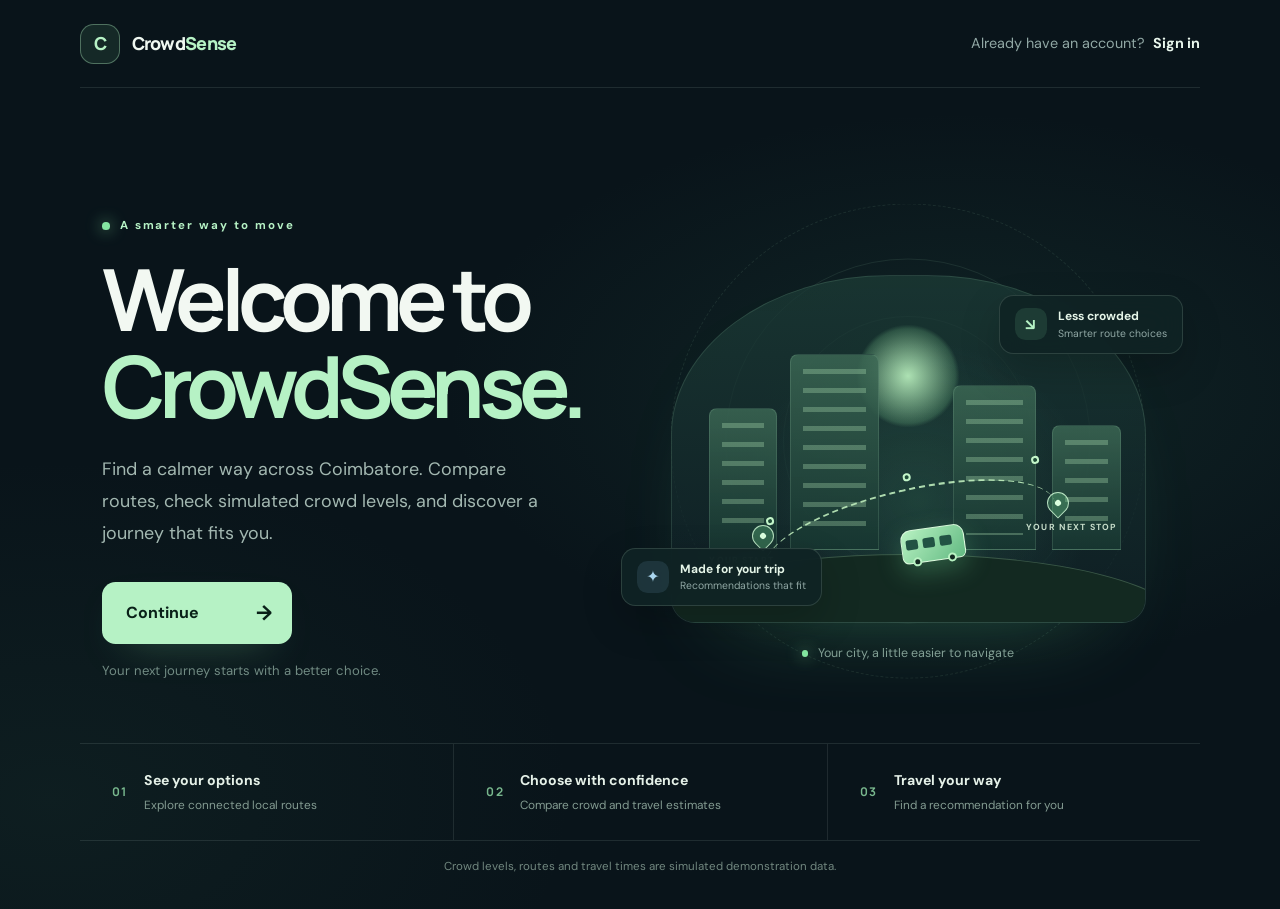
<file: frontend/index.html>
<!DOCTYPE html>
<html lang="en">
<head>
    <meta charset="UTF-8">
    <meta name="viewport" content="width=device-width, initial-scale=1.0">
    <meta name="theme-color" content="#09141a">
    <title>CrowdSense | Travel with a little more sense</title>
    <link rel="preconnect" href="https://fonts.googleapis.com">
    <link rel="preconnect" href="https://fonts.gstatic.com" crossorigin>
    <link href="https://fonts.googleapis.com/css2?family=DM+Sans:wght@400;500;600;700&family=Manrope:wght@400;500;600;700;800&display=swap" rel="stylesheet">
    <link rel="stylesheet" href="css/style.css?v=3">
</head>
<body class="welcome-page">
    <header class="welcome-header container">
        <a class="welcome-brand" href="index.html" aria-label="CrowdSense home">
            <span class="welcome-brand-mark">C</span>
            <span>Crowd<span class="brand-accent">Sense</span></span>
        </a>
        <a id="welcome-sign-in" class="welcome-sign-in" href="auth.html?mode=login">Already have an account? <strong>Sign in</strong></a>
    </header>

    <main class="welcome-main container">
        <section class="welcome-hero">
            <div class="welcome-copy">
                <p class="eyebrow"><span class="eyebrow-dot"></span> A smarter way to move</p>
                <h1>Welcome to<br><span class="welcome-title-accent">CrowdSense.</span></h1>
                <p class="welcome-description">
                    Find a calmer way across Coimbatore. Compare routes, check simulated crowd levels,
                    and discover a journey that fits you.
                </p>
                <a id="continue-link" class="btn welcome-continue" href="auth.html?mode=signup">
                    <span>Continue</span><span aria-hidden="true">&rarr;</span>
                </a>
                <p class="welcome-footnote">Your next journey starts with a better choice.</p>
            </div>

            <div class="welcome-visual" aria-label="Illustration of a connected city journey">
                <div class="visual-orbit orbit-one"></div>
                <div class="visual-orbit orbit-two"></div>
                <div class="visual-orbit orbit-three"></div>
                <div class="visual-city">
                    <div class="city-sun"></div>
                    <div class="city-building building-one"></div>
                    <div class="city-building building-two"></div>
                    <div class="city-building building-three"></div>
                    <div class="city-building building-four"></div>
                    <div class="city-ground"></div>
                    <div class="city-route"><span></span><span></span><span></span></div>
                    <div class="city-pin pin-start"><span></span></div>
                    <div class="city-pin pin-end"><span></span></div>
                    <div class="city-bus" aria-hidden="true">
                        <span class="bus-window"></span><span class="bus-window"></span><span class="bus-window"></span>
                        <span class="bus-wheel wheel-one"></span><span class="bus-wheel wheel-two"></span>
                    </div>
                    <div class="visual-label label-start">YOUR START</div>
                    <div class="visual-label label-end">YOUR NEXT STOP</div>
                </div>
                <div class="floating-card crowd-card">
                    <span class="floating-icon crowd-icon">↘</span>
                    <span><strong>Less crowded</strong><small>Smarter route choices</small></span>
                </div>
                <div class="floating-card route-card">
                    <span class="floating-icon route-icon">✦</span>
                    <span><strong>Made for your trip</strong><small>Recommendations that fit</small></span>
                </div>
                <p class="visual-caption"><span></span> Your city, a little easier to navigate</p>
            </div>
        </section>

        <section class="welcome-features" aria-label="CrowdSense benefits">
            <article><span class="feature-number">01</span><span><strong>See your options</strong><small>Explore connected local routes</small></span></article>
            <article><span class="feature-number">02</span><span><strong>Choose with confidence</strong><small>Compare crowd and travel estimates</small></span></article>
            <article><span class="feature-number">03</span><span><strong>Travel your way</strong><small>Find a recommendation for you</small></span></article>
        </section>
        <p class="welcome-disclaimer">Crowd levels, routes and travel times are simulated demonstration data.</p>
    </main>

    <script src="js/auth-session.js?v=2"></script>
    <script src="js/app.js?v=2"></script>
</body>
</html>
</file>
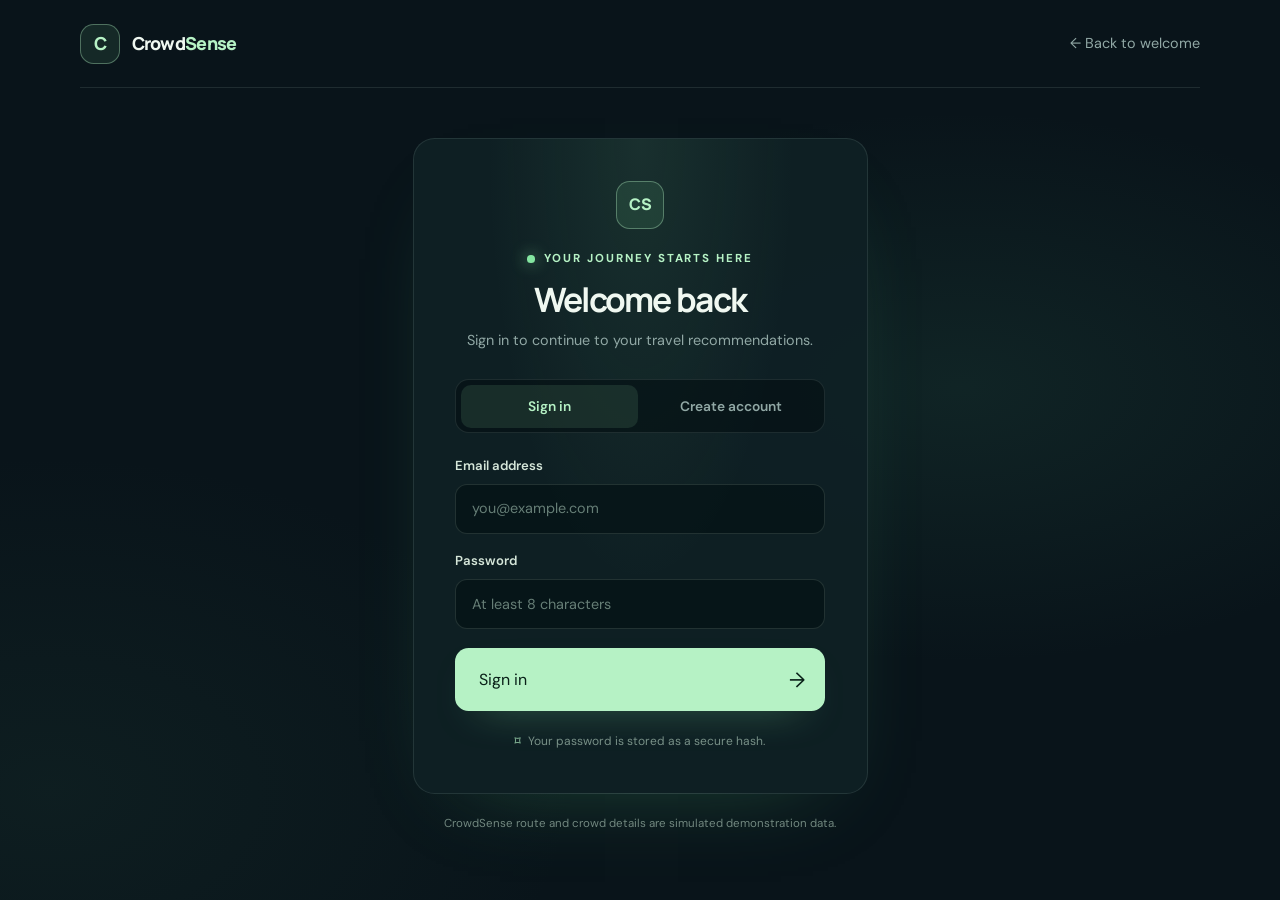
<file: frontend/auth.html>
<!DOCTYPE html>
<html lang="en">
<head>
    <meta charset="UTF-8">
    <meta name="viewport" content="width=device-width, initial-scale=1.0">
    <meta name="theme-color" content="#09141a">
    <title>Sign in | CrowdSense</title>
    <link rel="preconnect" href="https://fonts.googleapis.com">
    <link rel="preconnect" href="https://fonts.gstatic.com" crossorigin>
    <link href="https://fonts.googleapis.com/css2?family=DM+Sans:wght@400;500;600;700&family=Manrope:wght@400;500;600;700;800&display=swap" rel="stylesheet">
    <link rel="stylesheet" href="css/style.css?v=3">
</head>
<body class="welcome-page auth-page">
    <header class="welcome-header container">
        <a class="welcome-brand" href="index.html" aria-label="CrowdSense home">
            <span class="welcome-brand-mark">C</span>
            <span>Crowd<span class="brand-accent">Sense</span></span>
        </a>
        <a class="welcome-sign-in" href="index.html">&larr; Back to welcome</a>
    </header>

    <main class="auth-main container">
        <section class="auth-card" aria-labelledby="auth-title">
            <div class="auth-card-heading">
                <span class="auth-mark">CS</span>
                <p class="eyebrow"><span class="eyebrow-dot"></span> YOUR JOURNEY STARTS HERE</p>
                <h1 id="auth-title">Welcome back</h1>
                <p id="auth-subtitle">Sign in to continue to your travel recommendations.</p>
            </div>

            <div class="auth-tabs" role="tablist" aria-label="Account access">
                <button id="login-tab" class="auth-tab active" type="button" role="tab" aria-selected="true">Sign in</button>
                <button id="register-tab" class="auth-tab" type="button" role="tab" aria-selected="false">Create account</button>
            </div>

            <form id="auth-form" class="auth-form" novalidate>
                <label id="name-field" class="field hidden">
                    <span>Your name</span>
                    <input id="auth-name" name="name" autocomplete="name" maxlength="120" placeholder="e.g. Ananya Sharma">
                </label>
                <label class="field">
                    <span>Email address</span>
                    <input id="auth-email" name="email" type="email" autocomplete="email" maxlength="150" placeholder="you@example.com" required>
                </label>
                <label class="field">
                    <span>Password</span>
                    <input id="auth-password" name="password" type="password" autocomplete="current-password" maxlength="128" placeholder="At least 8 characters" required>
                    <small id="password-hint" class="auth-hint hidden">Use at least 8 characters.</small>
                </label>
                <p id="auth-message" class="alert hidden" role="alert" aria-live="polite"></p>
                <button id="auth-submit" class="btn welcome-continue auth-submit" type="submit">
                    <span>Sign in</span><span aria-hidden="true">&rarr;</span>
                </button>
            </form>

            <p class="auth-security-note"><span aria-hidden="true">⌑</span> Your password is stored as a secure hash.</p>
        </section>
        <p class="auth-footnote">CrowdSense route and crowd details are simulated demonstration data.</p>
    </main>

    <script src="js/api.js?v=2"></script>
    <script src="js/auth-session.js?v=2"></script>
    <script src="js/auth.js?v=2"></script>
</body>
</html>
</file>
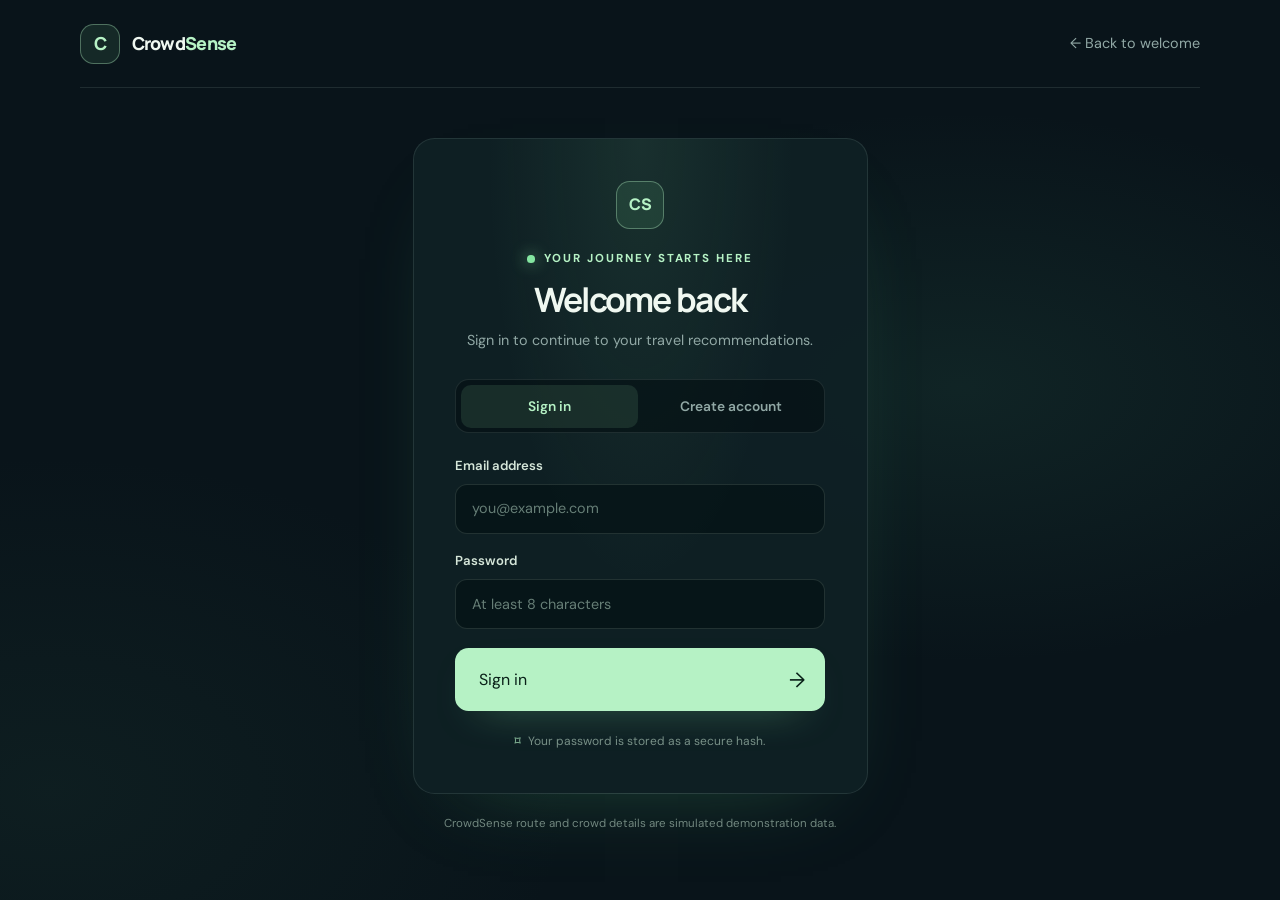
<file: frontend/dashboard.html>
<!DOCTYPE html>
<html lang="en">
<head>
    <meta charset="UTF-8">
    <meta name="viewport" content="width=device-width, initial-scale=1.0">
    <title>CrowdSense | Passenger Dashboard</title>
    <link rel="preconnect" href="https://fonts.googleapis.com">
    <link rel="preconnect" href="https://fonts.gstatic.com" crossorigin>
    <link href="https://fonts.googleapis.com/css2?family=Inter:wght@400;500;600;700&display=swap" rel="stylesheet">
    <link rel="stylesheet" href="css/style.css?v=3">
</head>
<body>
    <header class="site-header">
        <div class="container header-inner">
            <div class="brand">
                <div class="brand-mark">CS</div>
                <div class="brand-text">
                    <div class="brand-name">CrowdSense</div>
                    <div class="brand-sub">Passenger Dashboard</div>
                </div>
            </div>
            <nav class="nav">
                <a class="nav-link" href="index.html">Home</a>
                <a class="nav-link active" href="dashboard.html">Passenger Dashboard</a>
                <span id="user-greeting" class="dashboard-user"></span>
                <button id="sign-out" class="nav-link sign-out-button" type="button">Sign out</button>
            </nav>
        </div>
    </header>

    <main class="container">
        <section class="section">
            <div class="section-header">
                <div>
                    <h1>Passenger Dashboard</h1>
                    <p>Search Coimbatore areas, compare simulated routes, and view rewards.</p>
                </div>
                <div class="status-pill" id="backend-status">Checking API...</div>
            </div>

            <!-- Search form -->
            <div class="card">
                <form id="search-form" class="form-grid">
                    <label class="field">
                        <span>Source <span class="required">*</span></span>
                        <input id="source" list="stop-list" placeholder="Gandhipuram" required>
                    </label>
                    <label class="field">
                        <span>Destination <span class="required">*</span></span>
                        <input id="destination" list="stop-list" placeholder="Pollachi" required>
                    </label>
                    <label class="field">
                        <span>Passenger</span>
                        <select id="passenger-select" aria-label="Signed-in passenger"></select>
                        <small class="muted">Used to load preferences and rewards.</small>
                    </label>
                    <div class="field-actions">
                        <button class="btn btn-primary" type="submit">Search &amp; Recommend</button>
                        <button class="btn btn-ghost" type="button" id="btn-clear">Clear</button>
                    </div>
                </form>
                <datalist id="stop-list"></datalist>
                <p class="muted small">Coimbatore locality coverage uses simulated routes and estimates, not live bus schedules.</p>

                <div class="pref-toggle">
                    <details id="pref-details">
                        <summary>Passenger preferences (optional override)</summary>
                        <div class="form-grid pref-grid">
                            <label class="field small">
                                <span>Prefer low crowd (0-9)</span>
                                <input id="pref-low-crowd" type="number" min="0" max="9" placeholder="5">
                            </label>
                            <label class="field small">
                                <span>Prefer short wait (0-9)</span>
                                <input id="pref-short-wait" type="number" min="0" max="9" placeholder="5">
                            </label>
                            <label class="field small">
                                <span>Prefer short travel (0-9)</span>
                                <input id="pref-short-travel" type="number" min="0" max="9" placeholder="5">
                            </label>
                            <label class="field small">
                                <span>Prefer short walk (0-9)</span>
                                <input id="pref-short-walk" type="number" min="0" max="9" placeholder="5">
                            </label>
                            <label class="field small">
                                <span>Max walk distance (km)</span>
                                <input id="pref-max-walk" type="number" step="0.1" min="0" max="5" placeholder="1.5">
                            </label>
                        </div>
                    </details>
                </div>
            </div>

            <!-- Loading / error -->
            <div id="loading" class="loading hidden">Loading recommendations...</div>
            <div id="error" class="alert alert-error hidden"></div>
            <div id="info" class="alert alert-info hidden"></div>
        </section>

        <!-- Results -->
        <section id="results" class="section hidden">
            <div class="section-header">
                <h2>Journey Results</h2>
                <p id="route-summary"></p>
            </div>

            <!-- Recommended -->
            <div class="card recommended-card">
                <div class="card-header">
                    <div>
                        <h3>Recommended Alternative</h3>
                        <p class="muted">Top-ranked option based on scoring formula</p>
                    </div>
                    <div class="badge badge-success">Recommended</div>
                </div>
                <div id="recommended"></div>
            </div>

            <!-- Scoring info -->
            <details class="card">
                <summary>Scoring breakdown &amp; explanation</summary>
                <div id="explanation" class="explanation"></div>
                <div id="scoring-table" class="table-wrap"></div>
                <p id="demo-note" class="muted small"></p>
            </details>

            <!-- All alternatives -->
            <div class="card">
                <div class="card-header">
                    <div>
                        <h3>All Available Buses</h3>
                        <p class="muted">Ranked list (higher score = better)</p>
                    </div>
                </div>
                <div class="table-wrap">
                    <table class="table" id="all-buses-table">
                        <thead>
                        <tr>
                            <th>Rank</th>
                            <th>Bus</th>
                            <th>Route</th>
                            <th>Mode</th>
                            <th>Crowd</th>
                            <th>Occupancy</th>
                            <th>Wait</th>
                            <th>Travel</th>
                            <th>Walk</th>
                            <th>Trip Dist.</th>
                            <th>Score</th>
                            <th>Board Stop</th>
                            <th>Reasons</th>
                            <th>Action</th>
                        </tr>
                        </thead>
                        <tbody></tbody>
                    </table>
                </div>
            </div>

            <!-- Confirmation -->
            <div class="card">
                <div class="card-header">
                    <h3>Confirm Your Journey (Simulated)</h3>
                    <p class="muted">Confirming a direct, single-vehicle journey can award virtual rewards and prevents duplicates. Transfer recommendations are currently recommendation-only.</p>
                </div>
                <form id="confirm-form" class="form-grid">
                    <label class="field">
                        <span>Selected Bus <span class="required">*</span></span>
                        <select id="selected-bus" required></select>
                    </label>
                    <label class="field">
                        <span>Journey Key <span class="required">*</span></span>
                        <input id="journey-key" placeholder="e.g. JRN-20261020-001" required>
                    </label>
                    <label class="field">
                        <span>Board Stop</span>
                        <select id="board-stop"></select>
                        <small class="muted">Defaults to the stop used in recommendation.</small>
                    </label>
                    <div class="field-actions">
                        <button class="btn btn-success" type="submit">Confirm Journey</button>
                    </div>
                </form>
                <div id="confirm-result" class="alert hidden"></div>
            </div>

            <!-- Rewards -->
            <div class="card">
                <div class="card-header">
                    <h3>Rewards</h3>
                    <p class="muted">Balance and transaction history for the selected passenger.</p>
                </div>
                <div class="rewards-grid">
                    <div class="stat-card">
                        <div class="stat-label">Current Balance</div>
                        <div class="stat-value" id="reward-balance">0</div>
                        <div class="stat-sub">Virtual travel vouchers</div>
                    </div>
                    <div class="stat-card">
                        <div class="stat-label">Passenger</div>
                        <div class="stat-value small" id="reward-passenger">-</div>
                    </div>
                </div>
                <div class="table-wrap">
                    <table class="table" id="reward-history-table">
                        <thead>
                        <tr>
                            <th>Date/Time</th>
                            <th>Journey Key</th>
                            <th>Type</th>
                            <th>Points</th>
                            <th>Description</th>
                        </tr>
                        </thead>
                        <tbody></tbody>
                    </table>
                </div>
            </div>

            <!-- Route diagram -->
            <div class="card">
                <div class="card-header">
                    <h3>Route Visualization</h3>
                    <p class="muted">Simple stop sequence for the recommended route.</p>
                </div>
                <div id="route-diagram" class="route-diagram"></div>
            </div>
        </section>
    </main>

    <footer class="site-footer">
        <div class="container footer-inner">
            <div>
                <div class="brand-name">CrowdSense</div>
                <p class="muted">Simulated data for demonstration only.</p>
            </div>
        </div>
    </footer>

    <script src="js/api.js?v=2"></script>
    <script src="js/auth-session.js?v=2"></script>
    <script src="js/dashboard.js?v=2"></script>
</body>
</html>
</file>
<file: frontend/css/style.css>
/* =============================================================================
   CrowdSense - Responsive UI Styles
   ---------------------------------------------------------------------------
   Clean, modern, accessible styles for the home page and passenger dashboard.
   ============================================================================= */

:root {
    --bg: #0b1026;
    --bg-alt: #10162b;
    --card: #151b2f;
    --card-border: rgba(255, 255, 255, 0.06);
    --text-primary: #f8fafc;
    --text-secondary: #cbd5f5;
    --text-muted: #94a3b8;
    --brand: #38bdf8;
    --brand-strong: #0ea5e9;
    --success: #22c55e;
    --warning: #f59e0b;
    --danger: #f87171;
    --accent: #a78bfa;
}

* {
    box-sizing: border-box;
}

html {
    scroll-behavior: smooth;
}

body {
    margin: 0;
    font-family: 'Inter', system-ui, -apple-system, BlinkMacSystemFont, sans-serif;
    background: radial-gradient(circle at top, rgba(56, 189, 248, 0.12), transparent 55%),
                radial-gradient(circle at bottom, rgba(167, 139, 250, 0.12), transparent 60%),
                var(--bg);
    color: var(--text-primary);
    line-height: 1.7;
    font-size: 16px;
}

img {
    max-width: 100%;
    display: block;
}

a {
    color: inherit;
    text-decoration: none;
}

a:hover {
    color: var(--brand);
}

.container {
    width: min(1120px, 100% - 2rem);
    margin: 0 auto;
}

.site-header {
    position: sticky;
    top: 0;
    z-index: 10;
    background: rgba(11, 16, 38, 0.9);
    backdrop-filter: blur(12px);
    border-bottom: 1px solid var(--card-border);
}

.header-inner {
    display: flex;
    align-items: center;
    justify-content: space-between;
    gap: 1.5rem;
    padding: 0.9rem 0;
}

.brand {
    display: flex;
    align-items: center;
    gap: 0.9rem;
}

.brand-mark {
    width: 2.6rem;
    height: 2.6rem;
    border-radius: 0.8rem;
    display: grid;
    place-items: center;
    background: linear-gradient(135deg, rgba(56, 189, 248, 0.9), rgba(14, 165, 233, 0.8));
    font-weight: 700;
    letter-spacing: 0.08em;
}

.brand-name {
    font-weight: 700;
    font-size: 1.05rem;
}

.brand-sub {
    color: var(--text-muted);
    font-size: 0.9rem;
}

.nav {
    display: flex;
    gap: 1rem;
    flex-wrap: wrap;
}

.nav-link {
    padding: 0.5rem 0.9rem;
    border-radius: 999px;
    color: var(--text-muted);
    font-weight: 500;
}

.nav-link.active,
.nav-link:hover {
    color: var(--text-primary);
    background: rgba(56, 189, 248, 0.18);
}

.hero {
    padding: clamp(3rem, 6vw, 6rem) 0;
}

.hero-grid {
    display: grid;
    gap: clamp(2rem, 6vw, 4rem);
    align-items: center;
    grid-template-columns: repeat(auto-fit, minmax(280px, 1fr));
}

.hero h1 {
    font-size: clamp(2.2rem, 6vw, 4rem);
    line-height: 1.08;
    margin-bottom: 1rem;
}

.hero p {
    color: var(--text-secondary);
    font-size: clamp(1.02rem, 2vw, 1.08rem);
    max-width: 580px;
}

.hero-actions {
    display: flex;
    gap: 0.8rem;
    flex-wrap: wrap;
    margin-top: 1.8rem;
}

.btn {
    display: inline-flex;
    align-items: center;
    gap: 0.4rem;
    border-radius: 999px;
    border: 1px solid transparent;
    padding: 0.7rem 1.6rem;
    font-weight: 600;
    font-size: 0.98rem;
    cursor: pointer;
    transition: transform 150ms ease, box-shadow 150ms ease, background 150ms ease;
}

.btn-primary {
    background: linear-gradient(135deg, var(--brand), var(--brand-strong));
    color: #0f172a;
    box-shadow: 0 30px 60px -40px rgba(56, 189, 248, 0.9);
}

.btn-primary:hover {
    transform: translateY(-2px);
    box-shadow: 0 40px 70px -40px rgba(14, 165, 233, 0.9);
}

.btn-ghost {
    background: transparent;
    border-color: rgba(255, 255, 255, 0.18);
    color: var(--text-primary);
}

.btn-ghost:hover {
    background: rgba(255, 255, 255, 0.08);
}

.btn-success {
    background: linear-gradient(135deg, rgba(34, 197, 94, 0.95), rgba(22, 163, 74, 0.9));
    color: #0f172a;
}

.btn-block {
    width: 100%;
    justify-content: center;
}

.hero-note {
    margin-top: 1.6rem;
    padding: 1rem 1.4rem;
    border-radius: 999px;
    border: 1px solid var(--card-border);
    background: rgba(15, 23, 42, 0.8);
    color: var(--text-secondary);
    display: inline-flex;
    flex-wrap: wrap;
    gap: 0.4rem;
}

.hero-card {
    border-radius: 1.2rem;
    border: 1px solid var(--card-border);
    background: linear-gradient(180deg, rgba(56, 189, 248, 0.16), transparent 70%), var(--card);
    box-shadow: 0 60px 120px -80px rgba(56, 189, 248, 0.4);
    padding: clamp(1.8rem, 4vw, 2.6rem);
    display: grid;
    gap: 1rem;
}

.hero-card h2 {
    margin: 0;
}

.hero-card p {
    margin: 0;
    color: var(--text-muted);
}

.form {
    display: grid;
    gap: 1rem;
}

.form-grid {
    display: grid;
    gap: 1rem;
    grid-template-columns: repeat(auto-fit, minmax(240px, 1fr));
    align-items: end;
}

.pref-grid {
    margin-top: 1rem;
}

.field {
    display: grid;
    gap: 0.5rem;
}

.field.small span {
    font-size: 0.9rem;
}

.field span {
    font-weight: 500;
}

.required {
    color: var(--danger);
}

input,
select {
    width: 100%;
    border-radius: 0.9rem;
    border: 1px solid transparent;
    background: rgba(15, 23, 42, 0.9);
    color: var(--text-primary);
    padding: 0.7rem 1rem;
    font: inherit;
}

input:focus,
select:focus {
    outline: none;
    border-color: rgba(56, 189, 248, 0.8);
    box-shadow: 0 0 0 4px rgba(56, 189, 248, 0.12);
}

.field-actions {
    display: flex;
    gap: 0.8rem;
    flex-wrap: wrap;
    align-items: center;
}

.pref-toggle {
    margin-top: 1.2rem;
}

.pref-toggle summary {
    cursor: pointer;
    color: var(--brand);
}

.section {
    padding: clamp(2.6rem, 6vw, 4.6rem) 0;
}

.section-alt {
    background: linear-gradient(180deg, transparent, rgba(15, 23, 42, 0.7));
}

.section-header {
    display: flex;
    align-items: flex-end;
    justify-content: space-between;
    gap: 1rem;
    flex-wrap: wrap;
    margin-bottom: clamp(1.6rem, 4vw, 2.6rem);
}

.section-header h1,
.section-header h2 {
    margin: 0;
}

.section-header p {
    margin: 0;
    color: var(--text-muted);
}

.steps-grid {
    display: grid;
    gap: 1rem;
    grid-template-columns: repeat(auto-fit, minmax(240px, 1fr));
}

.step-card {
    position: relative;
    border-radius: 1rem;
    border: 1px solid var(--card-border);
    background: var(--card);
    padding: 2rem 1.8rem;
    display: grid;
    gap: 0.8rem;
}

.step-number {
    position: absolute;
    top: -1rem;
    left: 1.8rem;
    width: 2rem;
    height: 2rem;
    border-radius: 999px;
    display: grid;
    place-items: center;
    background: linear-gradient(135deg, var(--brand), var(--brand-strong));
    color: #0f172a;
    font-weight: 700;
}

.step-card h3 {
    margin: 0;
}

.step-card p {
    margin: 0;
    color: var(--text-muted);
}

.split {
    display: grid;
    gap: clamp(2rem, 6vw, 4rem);
    align-items: center;
    grid-template-columns: repeat(auto-fit, minmax(280px, 1fr));
}

.checklist {
    list-style: none;
    margin: 1.6rem 0 0;
    padding: 0;
    display: grid;
    gap: 0.8rem;
}

.checklist li {
    position: relative;
    padding-left: 1.8rem;
    color: var(--text-secondary);
}

.checklist li::before {
    content: '';
    position: absolute;
    left: 0;
    top: 0.4rem;
    width: 0.6rem;
    height: 0.6rem;
    border-radius: 50%;
    background: radial-gradient(circle, var(--brand), transparent);
    box-shadow: 0 0 0 8px rgba(56, 189, 248, 0.08);
}

.info-card {
    border-radius: 1.2rem;
    border: 1px solid var(--card-border);
    background: var(--card);
    padding: clamp(1.8rem, 4vw, 2.6rem);
    display: grid;
    gap: 1rem;
}

.pill-grid {
    display: flex;
    flex-wrap: wrap;
    gap: 0.6rem;
}

.pill {
    padding: 0.5rem 0.9rem;
    border-radius: 999px;
    border: 1px solid rgba(255, 255, 255, 0.12);
    background: rgba(15, 23, 42, 0.8);
    color: var(--text-secondary);
    font-size: 0.95rem;
}

.site-footer {
    border-top: 1px solid var(--card-border);
    padding: 2rem 0;
    background: rgba(11, 16, 38, 0.95);
}

.footer-inner {
    display: flex;
    align-items: center;
    justify-content: space-between;
    gap: 1rem;
    flex-wrap: wrap;
}

.footer-links {
    display: flex;
    gap: 1rem;
    color: var(--text-muted);
}

.muted {
    color: var(--text-muted);
}

.small {
    font-size: 0.9rem;
}

.hidden {
    display: none !important;
}

.status-pill {
    padding: 0.4rem 0.9rem;
    border-radius: 999px;
    border: 1px solid var(--card-border);
    color: var(--text-muted);
}

.card {
    border-radius: 1.1rem;
    border: 1px solid var(--card-border);
    background: linear-gradient(180deg, rgba(148, 163, 184, 0.08), transparent 60%), var(--card);
    padding: clamp(1.4rem, 3vw, 2rem);
    display: grid;
    gap: 1.2rem;
    margin-bottom: 1.6rem;
}

.card-header {
    display: flex;
    align-items: flex-start;
    justify-content: space-between;
    gap: 1rem;
    flex-wrap: wrap;
}

.card-header h3 {
    margin: 0;
}

.card-header p {
    margin: 0.2rem 0 0;
    color: var(--text-muted);
}

.recommended-card {
    border-color: rgba(34, 197, 94, 0.4);
}

.badge {
    padding: 0.4rem 0.9rem;
    border-radius: 999px;
    font-weight: 600;
}

.badge-success {
    background: rgba(34, 197, 94, 0.2);
    color: var(--success);
}

.loading {
    text-align: center;
    color: var(--text-muted);
    padding: 1rem;
}

.alert {
    border-radius: 0.9rem;
    padding: 0.9rem 1.2rem;
    border: 1px solid var(--card-border);
}

.alert-error {
    background: rgba(248, 113, 113, 0.16);
    color: var(--danger);
}

.alert-info {
    background: rgba(56, 189, 248, 0.16);
    color: var(--brand);
}

/* Welcome and account screens */
.welcome-page {
    --welcome-bg: #09141a;
    --welcome-panel: #102127;
    --welcome-line: rgba(205, 231, 222, 0.11);
    --welcome-muted: #91a8a5;
    --welcome-mint: #b6f2c5;
    --welcome-green: #84e6a1;
    min-height: 100vh;
    overflow-x: hidden;
    background:
        radial-gradient(ellipse at 75% 43%, rgba(51, 116, 93, 0.17), transparent 38%),
        radial-gradient(ellipse at 4% 88%, rgba(44, 90, 72, 0.14), transparent 30%),
        var(--welcome-bg);
    color: #eff8f1;
    font-family: 'DM Sans', system-ui, sans-serif;
}

.welcome-page a:hover {
    color: inherit;
}

.welcome-header {
    height: 88px;
    display: flex;
    align-items: center;
    justify-content: space-between;
    border-bottom: 1px solid var(--welcome-line);
}

.welcome-brand {
    display: inline-flex;
    align-items: center;
    gap: 0.72rem;
    color: #eff8f1;
    font-family: 'Manrope', sans-serif;
    font-weight: 800;
    font-size: 1.12rem;
    letter-spacing: -0.04em;
}

.welcome-brand-mark,
.auth-mark {
    width: 2.5rem;
    height: 2.5rem;
    display: grid;
    place-items: center;
    border: 1px solid rgba(182, 242, 197, 0.36);
    border-radius: 0.85rem;
    background: rgba(132, 230, 161, 0.1);
    color: var(--welcome-mint);
    font-family: 'Manrope', sans-serif;
    font-weight: 800;
}

.brand-accent {
    color: var(--welcome-mint);
}

.welcome-sign-in {
    color: var(--welcome-muted);
    font-size: 0.9rem;
    transition: color 150ms ease;
}

.welcome-sign-in strong {
    margin-left: 0.25rem;
    color: #e8f6ec;
}

.welcome-main {
    padding-top: clamp(2.3rem, 6vw, 5rem);
    padding-bottom: 2rem;
}

.welcome-hero {
    min-height: 490px;
    display: grid;
    grid-template-columns: minmax(0, 0.92fr) minmax(440px, 1.08fr);
    align-items: center;
    gap: clamp(2rem, 6vw, 5rem);
    padding: clamp(1.6rem, 4vw, 3.3rem) clamp(0.2rem, 2vw, 1.4rem) 3.8rem;
}

.welcome-copy {
    position: relative;
    z-index: 1;
    max-width: 540px;
}

.eyebrow {
    display: flex;
    align-items: center;
    gap: 0.6rem;
    margin: 0 0 1.2rem;
    color: var(--welcome-mint);
    font-size: 0.72rem;
    font-weight: 700;
    letter-spacing: 0.17em;
}

.eyebrow-dot,
.visual-caption span {
    width: 0.48rem;
    height: 0.48rem;
    display: inline-block;
    border-radius: 50%;
    background: var(--welcome-green);
    box-shadow: 0 0 15px rgba(132, 230, 161, 0.8);
}

.welcome-copy h1 {
    margin: 0;
    color: #f2f8f2;
    font-family: 'Manrope', sans-serif;
    font-size: clamp(3.25rem, 6.7vw, 5.7rem);
    font-weight: 700;
    letter-spacing: -0.075em;
    line-height: 1.02;
}

.welcome-title-accent {
    color: var(--welcome-mint);
}

.welcome-description {
    max-width: 460px;
    margin: 1.45rem 0 0;
    color: #a3b8b1;
    font-size: clamp(1rem, 1.6vw, 1.12rem);
    line-height: 1.8;
}

.welcome-continue {
    min-width: 190px;
    min-height: 56px;
    display: inline-flex;
    justify-content: space-between;
    align-items: center;
    gap: 2rem;
    margin-top: 2rem;
    padding: 0.85rem 1.25rem 0.85rem 1.5rem;
    border: 0;
    border-radius: 0.85rem;
    background: var(--welcome-mint);
    color: #092018;
    font-size: 1rem;
    font-weight: 700;
    box-shadow: 0 15px 42px -25px rgba(132, 230, 161, 0.72);
}

.welcome-continue:hover {
    transform: translateY(-2px);
    background: #cff8d6;
    color: #092018;
}

.welcome-continue > span:last-child {
    font-size: 1.3rem;
}

.welcome-footnote {
    margin: 1rem 0 0;
    color: #718b83;
    font-size: 0.82rem;
}

.welcome-visual {
    position: relative;
    min-height: 430px;
    display: grid;
    place-items: center;
    isolation: isolate;
}

.visual-orbit {
    position: absolute;
    left: 50%;
    top: 48%;
    border: 1px solid rgba(169, 224, 185, 0.1);
    border-radius: 50%;
    transform: translate(-50%, -50%);
}

.orbit-one { width: 250px; height: 250px; }
.orbit-two { width: 365px; height: 365px; }
.orbit-three { width: 475px; height: 475px; border-style: dashed; }

.visual-city {
    position: relative;
    width: min(100%, 475px);
    height: 348px;
    overflow: hidden;
    border: 1px solid rgba(169, 224, 185, 0.14);
    border-radius: 46% 46% 1.5rem 1.5rem;
    background:
        radial-gradient(ellipse at 52% 65%, rgba(64, 132, 103, 0.28), transparent 50%),
        linear-gradient(180deg, rgba(28, 59, 54, 0.76), rgba(16, 33, 39, 0.7));
    box-shadow: 0 45px 100px -65px rgba(90, 204, 136, 0.45);
}

.city-sun {
    position: absolute;
    top: 48px;
    left: 50%;
    width: 104px;
    height: 104px;
    border-radius: 50%;
    background: radial-gradient(circle, rgba(189, 244, 193, 0.9), rgba(135, 221, 154, 0.2) 64%, transparent 70%);
    transform: translateX(-50%);
}

.city-building {
    position: absolute;
    bottom: 72px;
    border: 1px solid rgba(181, 232, 196, 0.14);
    border-radius: 0.5rem 0.5rem 0 0;
    background: linear-gradient(180deg, rgba(61, 105, 85, 0.82), rgba(23, 54, 49, 0.94));
}

.building-one { left: 8%; width: 68px; height: 142px; }
.building-two { left: 25%; width: 89px; height: 196px; }
.building-three { right: 23%; width: 83px; height: 165px; }
.building-four { right: 5%; width: 69px; height: 125px; }

.city-building::before {
    content: '';
    position: absolute;
    inset: 14px 12px;
    background: repeating-linear-gradient(180deg, rgba(187, 238, 190, 0.52) 0 5px, transparent 5px 19px);
    opacity: 0.56;
}

.city-ground {
    position: absolute;
    right: -8%;
    bottom: -72px;
    left: -8%;
    height: 140px;
    border: 1px solid rgba(179, 233, 193, 0.24);
    border-radius: 50%;
    background: #132921;
}

.city-route {
    position: absolute;
    right: 18%;
    bottom: 39px;
    left: 19%;
    height: 94px;
    border-top: 2px dashed rgba(199, 246, 196, 0.85);
    border-radius: 50%;
    transform: rotate(-13deg);
}

.city-route span {
    position: absolute;
    top: -5px;
    width: 8px;
    height: 8px;
    border: 2px solid #c3f5c9;
    border-radius: 50%;
    background: #1d4b36;
}

.city-route span:nth-child(1) { left: 4%; }
.city-route span:nth-child(2) { left: 52%; top: -17px; }
.city-route span:nth-child(3) { right: 2%; }

.city-pin {
    position: absolute;
    z-index: 2;
    width: 22px;
    height: 22px;
    display: grid;
    place-items: center;
    border: 1px solid rgba(215, 255, 220, 0.8);
    border-radius: 50% 50% 50% 0;
    background: rgba(96, 189, 129, 0.35);
    transform: rotate(-45deg);
}

.city-pin span {
    width: 6px;
    height: 6px;
    border-radius: 50%;
    background: #dcffdf;
}

.pin-start { left: 17%; bottom: 75px; }
.pin-end { right: 16%; bottom: 108px; }

.city-bus {
    position: absolute;
    z-index: 3;
    right: 38%;
    bottom: 61px;
    width: 64px;
    height: 34px;
    border: 1px solid rgba(231, 255, 230, 0.85);
    border-radius: 0.65rem 0.65rem 0.4rem 0.4rem;
    background: linear-gradient(135deg, #b8f2c2, #63ba83);
    box-shadow: 0 9px 26px rgba(111, 218, 149, 0.3);
    transform: rotate(-8deg);
}

.bus-window {
    display: inline-block;
    width: 12px;
    height: 10px;
    margin: 5px 1px 0 4px;
    border-radius: 2px;
    background: #225344;
}

.bus-wheel {
    position: absolute;
    bottom: -4px;
    width: 9px;
    height: 9px;
    border: 2px solid #b8f2c2;
    border-radius: 50%;
    background: #132921;
}

.wheel-one { left: 9px; }
.wheel-two { right: 9px; }

.visual-label {
    position: absolute;
    z-index: 2;
    color: #c7ddca;
    font-size: 0.55rem;
    font-weight: 700;
    letter-spacing: 0.13em;
}

.label-start { left: 8%; bottom: 54px; }
.label-end { right: 6%; bottom: 87px; }

.floating-card {
    position: absolute;
    z-index: 4;
    display: flex;
    align-items: center;
    gap: 0.72rem;
    padding: 0.75rem 0.9rem;
    border: 1px solid rgba(208, 241, 215, 0.15);
    border-radius: 0.9rem;
    background: rgba(16, 35, 36, 0.92);
    box-shadow: 0 16px 40px rgba(0, 0, 0, 0.2);
    backdrop-filter: blur(14px);
}

.floating-card strong,
.floating-card small {
    display: block;
    line-height: 1.45;
}

.floating-card strong { color: #e5f5e8; font-size: 0.75rem; }
.floating-card small { color: var(--welcome-muted); font-size: 0.65rem; }
.crowd-card { top: 61px; right: -5px; }
.route-card { bottom: 58px; left: -17px; }

.floating-icon {
    width: 2rem;
    height: 2rem;
    display: grid;
    place-items: center;
    border-radius: 0.65rem;
    font-weight: 700;
}

.crowd-icon { background: rgba(132, 230, 161, 0.12); color: var(--welcome-mint); }
.route-icon { background: rgba(143, 193, 228, 0.12); color: #a9d5ee; }

.visual-caption {
    position: absolute;
    right: 0;
    bottom: 0;
    left: 0;
    display: flex;
    justify-content: center;
    align-items: center;
    gap: 0.6rem;
    margin: 0;
    color: #83a095;
    font-size: 0.78rem;
}

.visual-caption span { width: 0.4rem; height: 0.4rem; }

.welcome-features {
    display: grid;
    grid-template-columns: repeat(3, 1fr);
    border-top: 1px solid var(--welcome-line);
    border-bottom: 1px solid var(--welcome-line);
}

.welcome-features article {
    min-height: 96px;
    display: flex;
    align-items: center;
    gap: 1rem;
    padding: 1rem clamp(0.5rem, 2.5vw, 2.4rem);
}

.welcome-features article + article {
    border-left: 1px solid var(--welcome-line);
}

.feature-number {
    color: #78b78d;
    font-family: 'Manrope', sans-serif;
    font-size: 0.75rem;
    font-weight: 700;
    letter-spacing: 0.12em;
}

.welcome-features strong,
.welcome-features small {
    display: block;
}

.welcome-features strong { color: #e5f1e8; font-size: 0.88rem; }
.welcome-features small { margin-top: 0.16rem; color: #839b91; font-size: 0.74rem; }

.welcome-disclaimer,
.auth-footnote {
    margin: 1rem 0 0;
    color: #71877f;
    font-size: 0.72rem;
    text-align: center;
}

.auth-main {
    min-height: calc(100vh - 88px);
    display: grid;
    align-content: center;
    justify-items: center;
    padding-top: 2rem;
    padding-bottom: 3rem;
}

.auth-card {
    width: min(100%, 455px);
    padding: clamp(1.5rem, 5vw, 2.6rem);
    border: 1px solid var(--welcome-line);
    border-radius: 1.35rem;
    background:
        radial-gradient(ellipse at 50% 0%, rgba(119, 198, 143, 0.1), transparent 48%),
        rgba(15, 32, 37, 0.94);
    box-shadow: 0 34px 90px -55px rgba(75, 178, 115, 0.4);
}

.auth-card-heading {
    display: grid;
    justify-items: center;
    text-align: center;
}

.auth-mark {
    width: 3rem;
    height: 3rem;
    margin-bottom: 1.3rem;
}

.auth-card-heading .eyebrow { margin-bottom: 0.6rem; }

.auth-card-heading h1 {
    margin: 0;
    color: #f0f8f1;
    font-family: 'Manrope', sans-serif;
    font-size: clamp(1.65rem, 5vw, 2.1rem);
    letter-spacing: -0.05em;
    line-height: 1.2;
}

.auth-card-heading > p:last-child {
    margin: 0.55rem 0 0;
    color: var(--welcome-muted);
    font-size: 0.9rem;
}

.auth-tabs {
    display: grid;
    grid-template-columns: 1fr 1fr;
    gap: 0.3rem;
    margin: 1.7rem 0 1.35rem;
    padding: 0.3rem;
    border: 1px solid var(--welcome-line);
    border-radius: 0.85rem;
    background: rgba(4, 15, 19, 0.62);
}

.auth-tab {
    min-height: 2.65rem;
    border: 0;
    border-radius: 0.62rem;
    background: transparent;
    color: var(--welcome-muted);
    cursor: pointer;
    font: inherit;
    font-size: 0.86rem;
    font-weight: 600;
}

.auth-tab.active {
    background: rgba(147, 222, 166, 0.12);
    color: var(--welcome-mint);
}

.auth-form { display: grid; gap: 1.05rem; }
.auth-form .field { gap: 0.42rem; }
.auth-form .field span { color: #d5e6d9; font-size: 0.82rem; font-weight: 600; }

.auth-form input {
    min-height: 3.1rem;
    border: 1px solid rgba(195, 228, 202, 0.14);
    border-radius: 0.75rem;
    background: rgba(5, 18, 22, 0.72);
    color: #eff8f1;
    font-size: 0.9rem;
}

.auth-form input::placeholder { color: #667e76; }
.auth-form input:focus { border-color: rgba(182, 242, 197, 0.62); box-shadow: 0 0 0 3px rgba(132, 230, 161, 0.1); }
.auth-hint { color: #81988f; font-size: 0.74rem; }

.auth-submit {
    width: 100%;
    min-height: 3.2rem;
    margin-top: 0.15rem;
    font: inherit;
    cursor: pointer;
}

.auth-submit:disabled { cursor: wait; opacity: 0.72; transform: none; }
.auth-message { margin: 0; padding: 0.75rem 0.9rem; font-size: 0.83rem; }
.auth-security-note { margin: 1.3rem 0 0; color: #789087; font-size: 0.75rem; text-align: center; }
.auth-security-note span { margin-right: 0.3rem; color: var(--welcome-mint); }
.auth-footnote { margin-top: 1.25rem; }

.dashboard-user {
    align-self: center;
    color: var(--text-secondary);
    font-size: 0.88rem;
}

.sign-out-button {
    border: 0;
    background: transparent;
    cursor: pointer;
    font: inherit;
    font-size: 0.9rem;
}

@media (max-width: 900px) {
    .welcome-hero {
        grid-template-columns: minmax(0, 1fr) minmax(340px, 0.95fr);
        gap: 1.3rem;
    }

    .welcome-copy h1 { font-size: clamp(3.2rem, 7vw, 4.6rem); }
    .visual-city { width: min(100%, 400px); }
    .crowd-card { right: -8px; }
    .route-card { left: -10px; }
}

@media (max-width: 700px) {
    .welcome-header { height: 72px; }
    .welcome-sign-in { font-size: 0.75rem; }
    .welcome-hero {
        grid-template-columns: 1fr;
        gap: 1rem;
        padding: 2.8rem 0 2.4rem;
    }

    .welcome-copy { max-width: 600px; }
    .welcome-copy h1 { font-size: clamp(3.2rem, 14vw, 5rem); }
    .welcome-visual { min-height: 390px; margin-top: 0.6rem; }
    .visual-city { width: min(100%, 440px); height: 315px; }
    .orbit-three { width: 410px; height: 410px; }
    .orbit-two { width: 330px; height: 330px; }
    .welcome-features { grid-template-columns: 1fr; }
    .welcome-features article { min-height: 72px; padding: 0.8rem 0.4rem; }
    .welcome-features article + article { border-top: 1px solid var(--welcome-line); border-left: 0; }
    .auth-main { min-height: calc(100vh - 72px); }
}

@media (max-width: 420px) {
    .welcome-brand { font-size: 0.96rem; }
    .welcome-brand-mark { width: 2.2rem; height: 2.2rem; }
    .welcome-sign-in { max-width: 145px; text-align: right; }
    .welcome-visual { min-height: 340px; }
    .visual-city { height: 280px; }
    .orbit-three { width: min(360px, calc(100vw - 32px)); height: min(360px, calc(100vw - 32px)); }
    .building-one { left: 5%; width: 54px; }
    .building-two { left: 21%; width: 70px; }
    .building-three { right: 20%; width: 69px; }
    .building-four { right: 4%; width: 55px; }
    .floating-card { padding: 0.6rem 0.7rem; }
    .crowd-card { top: 29px; right: -5px; }
    .route-card { bottom: 39px; left: -6px; }
}

.alert-success {
    background: rgba(34, 197, 94, 0.16);
    color: var(--success);
}

.explanation {
    display: grid;
    gap: 0.6rem;
    color: var(--text-secondary);
}

.table-wrap {
    overflow-x: auto;
    border-radius: 0.9rem;
    border: 1px solid var(--card-border);
}

.table {
    width: 100%;
    border-collapse: collapse;
    min-width: 1080px;
}

.table thead {
    background: rgba(15, 23, 42, 0.9);
}

.table th,
.table td {
    padding: 0.8rem 1rem;
    text-align: left;
    border-bottom: 1px solid var(--card-border);
    vertical-align: top;
}

.table th {
    font-weight: 600;
    color: var(--text-muted);
    font-size: 0.95rem;
}

.table td {
    color: var(--text-secondary);
}

.table tbody tr:hover {
    background: rgba(56, 189, 248, 0.08);
}

.tag {
    display: inline-flex;
    padding: 0.25rem 0.7rem;
    border-radius: 999px;
    border: 1px solid var(--card-border);
    font-size: 0.9rem;
}

.tag-low {
    color: var(--success);
}

.tag-moderate {
    color: var(--warning);
}

.tag-high {
    color: #fb923c;
}

.tag-critical {
    color: var(--danger);
}

.tag-unknown {
    color: var(--text-muted);
}

.recommended-grid {
    display: grid;
    gap: 1rem;
    grid-template-columns: repeat(auto-fit, minmax(220px, 1fr));
}

.recommended-item h4 {
    margin: 0;
}

.recommended-reasons {
    margin: 0.8rem 0 0;
    padding-left: 1.2rem;
    display: grid;
    gap: 0.4rem;
    color: var(--text-secondary);
}

.rewards-grid {
    display: grid;
    gap: 1rem;
    grid-template-columns: repeat(auto-fit, minmax(220px, 1fr));
}

.stat-card {
    border-radius: 0.9rem;
    border: 1px solid var(--card-border);
    background: rgba(15, 23, 42, 0.9);
    padding: 1.4rem;
    display: grid;
    gap: 0.4rem;
}

.stat-label {
    color: var(--text-muted);
}

.stat-value {
    font-size: clamp(2rem, 6vw, 3.4rem);
    font-weight: 700;
}

.stat-value.small {
    font-size: clamp(1.2rem, 3vw, 1.8rem);
}

.stat-sub {
    color: var(--text-muted);
}

.route-diagram {
    display: flex;
    flex-wrap: wrap;
    gap: 0.8rem;
    align-items: center;
}

.route-stop {
    display: grid;
    gap: 0.2rem;
    text-align: center;
}

.route-dot {
    width: 0.9rem;
    height: 0.9rem;
    border-radius: 50%;
    margin: 0 auto;
    background: radial-gradient(circle, var(--brand), rgba(56, 189, 248, 0.4));
    box-shadow: 0 0 0 10px rgba(56, 189, 248, 0.08);
}

.route-line {
    flex: 1 1 80px;
    height: 2px;
    background: linear-gradient(90deg, rgba(56, 189, 248, 0.8), rgba(167, 139, 250, 0.6));
}

.route-stop-name {
    font-weight: 500;
}

.route-stop-code {
    color: var(--text-muted);
    font-size: 0.9rem;
}

@media (max-width: 720px) {
    .header-inner {
        flex-direction: column;
        align-items: flex-start;
    }

    .hero-note {
        border-radius: 1rem;
    }

    .table {
        min-width: 920px;
    }
}
</file>
